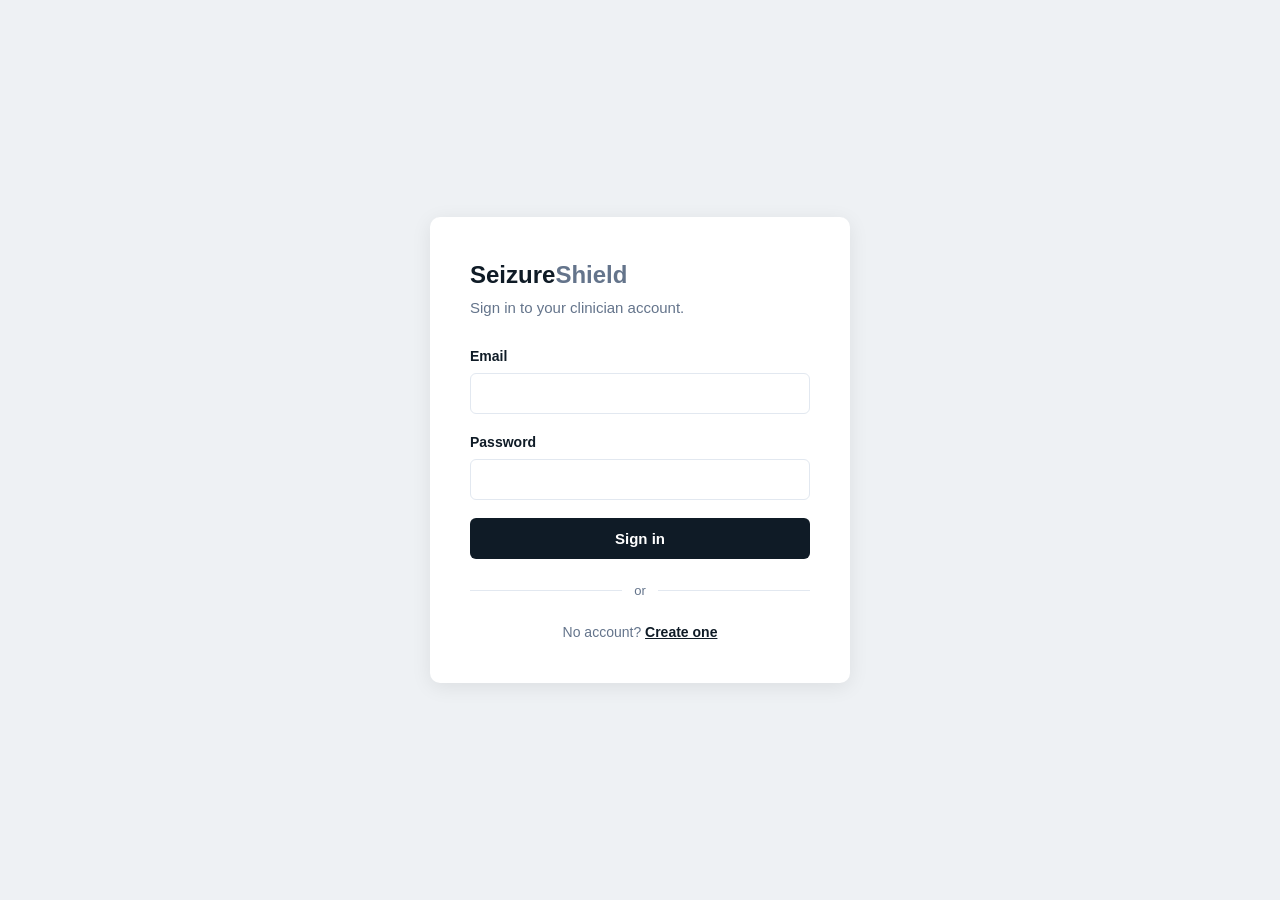
<file: frontend/index.html>
<!DOCTYPE html>
<html lang="en">

<head>
  <meta charset="utf-8">
  <title>SeizureShield</title>
  <script src="js/api.js"></script>
  <script>
    window.location.href = auth.token() ? "dashboard.html" : "login.html";
  </script>
</head>

<body></body>

</html>
</file>
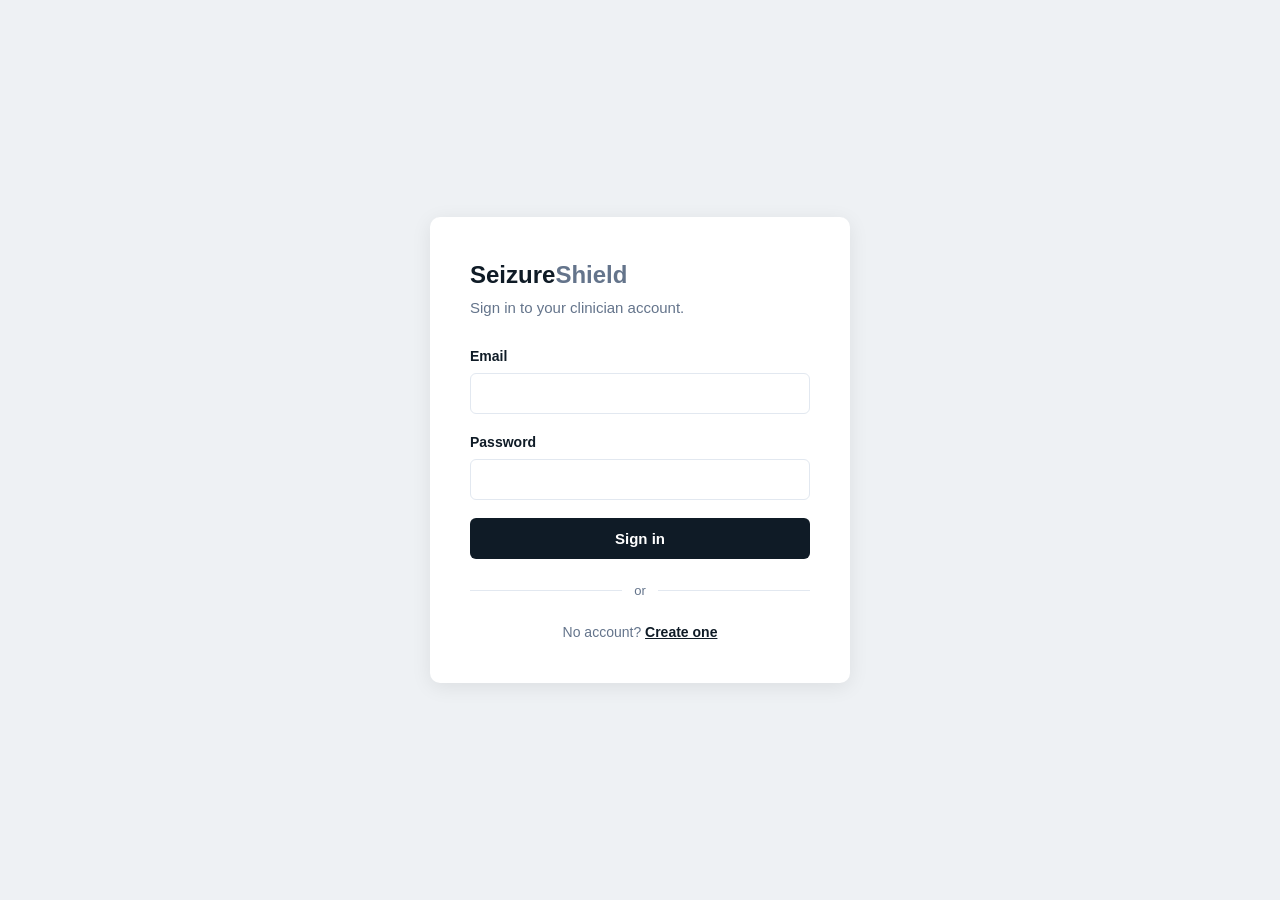
<file: frontend/dashboard.html>
<!DOCTYPE html>
<html lang="en">

<head>
  <meta charset="utf-8">
  <meta name="viewport" content="width=device-width, initial-scale=1">
  <title>Dashboard · SeizureShield</title>
  <link rel="stylesheet" href="css/styles.css">
</head>

<body>
  <div class="layout">
    <div id="sidebar-slot"></div>

    <main class="main">
      <div class="page-head">
        <div>
          <div class="eyebrow">Overview</div>
          <h1 id="doctor-name">&nbsp;</h1>
          <p class="subtitle">Patients assigned to you, and their most recent analysis.</p>
        </div>
        <a href="upload.html" class="btn">Upload EEG</a>
      </div>

      <div class="stats">
        <div class="stat">
          <div class="value" id="stat-patients">–</div>
          <div class="label">Patients under your care</div>
        </div>
        <div class="stat">
          <div class="value warn" id="stat-flagged">–</div>
          <div class="label">Currently flagged preictal</div>
        </div>
        <div class="stat">
          <div class="value" id="stat-analyses">–</div>
          <div class="label">Analyses run</div>
        </div>
      </div>

      <h2 style="font-size:20px;margin-bottom:14px">Patient roster</h2>
      <div class="table-wrap">
        <table>
          <thead>
            <tr>
              <th>Patient</th>
              <th>Age / Sex</th>
              <th>Latest status</th>
              <th>Confidence</th>
              <th>Last analysed</th>
            </tr>
          </thead>
          <tbody id="roster">
            <tr>
              <td colspan="5" class="muted" style="padding:32px;text-align:center">Loading…</td>
            </tr>
          </tbody>
        </table>
      </div>
    </main>
  </div>

  <script src="js/api.js"></script>
  <script src="js/layout.js"></script>
  <script>
    if (initLayout("dashboard")) load();

    async function load() {
      document.getElementById("doctor-name").textContent = auth.doctor()?.name || "Doctor";

      try {
        const [patients, analyses] = await Promise.all([
          api.listPatients(),
          api.listAnalyses(),
        ]);

        // Latest analysis per patient, so the roster shows current state
        const latest = {};
        for (const a of analyses) {          // already newest-first from the API
          if (!latest[a.patientId]) latest[a.patientId] = a;
        }

        document.getElementById("stat-patients").textContent = patients.length;
        document.getElementById("stat-analyses").textContent = analyses.length;
        document.getElementById("stat-flagged").textContent =
          Object.values(latest).filter(a => a.prediction.predictedClass === "preictal").length;

        const body = document.getElementById("roster");
        if (!patients.length) {
          body.innerHTML = `<tr><td colspan="5">
            <div class="empty"><h3>No patients yet</h3>
            <p>Add a patient from the Patients page to start running analyses.</p></div>
          </td></tr>`;
          return;
        }

        body.innerHTML = patients.map(p => {
          const a = latest[p.id];
          return `<tr class="clickable" onclick="location.href='patient-detail.html?id=${p.id}'">
            <td><strong>${p.name}</strong></td>
            <td>${p.age} / ${p.sex}</td>
            <td>${statusBadge(a ? a.prediction.status : null)}</td>
            <td>${a ? (a.prediction.confidence * 100).toFixed(1) + "%" : "—"}</td>
            <td class="muted">${a ? formatDate(a.createdAt) : "—"}</td>
          </tr>`;
        }).join("");
      } catch (e) {
        document.getElementById("roster").innerHTML =
          `<tr><td colspan="5" class="muted" style="padding:32px;text-align:center">${e.message}</td></tr>`;
      }
    }
  </script>
</body>

</html>
</file>
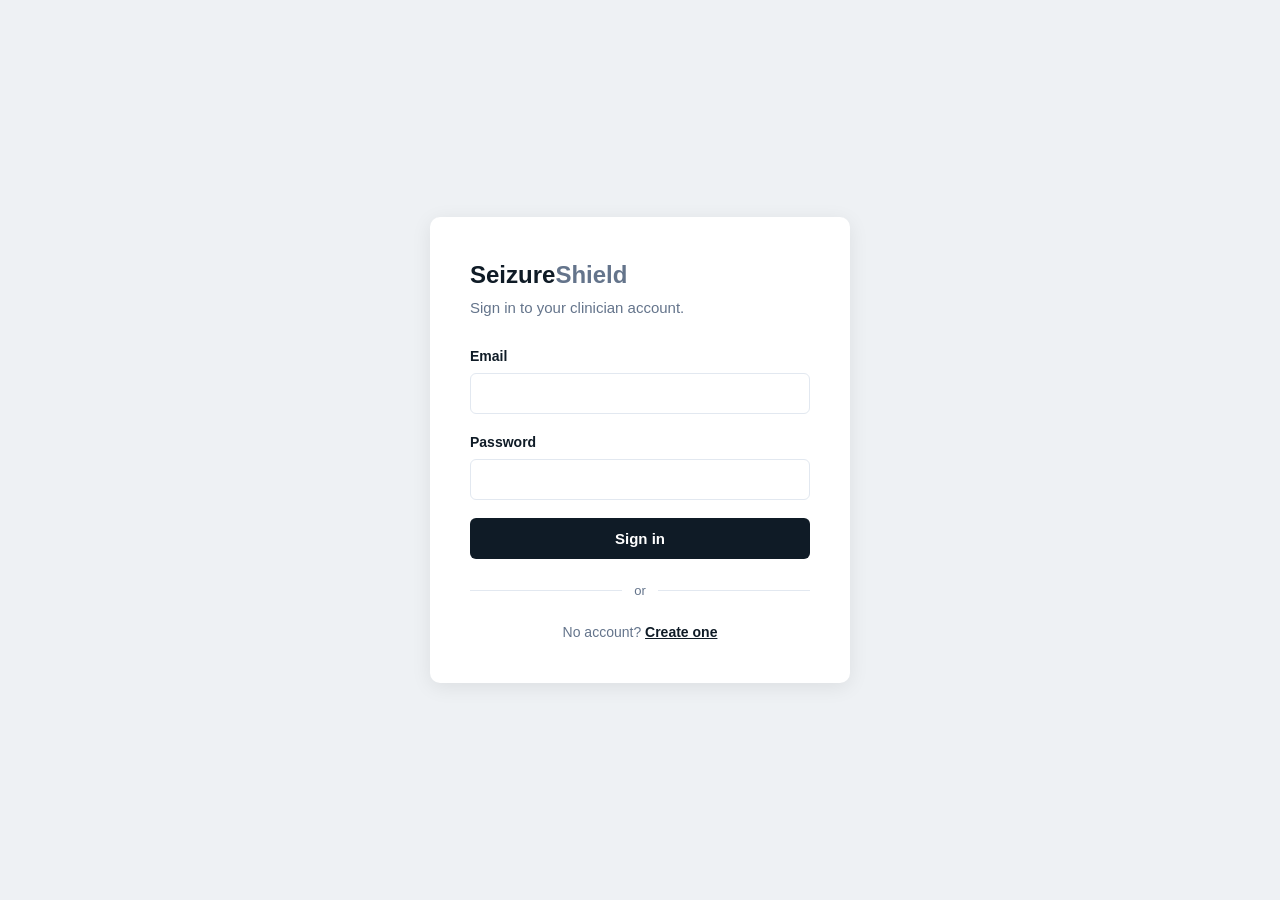
<file: frontend/history.html>
<!DOCTYPE html>
<html lang="en">

<head>
  <meta charset="utf-8">
  <meta name="viewport" content="width=device-width, initial-scale=1">
  <title>History · SeizureShield</title>
  <link rel="stylesheet" href="css/styles.css">
</head>

<body>
  <div class="layout">
    <div id="sidebar-slot"></div>

    <main class="main">
      <div class="page-head">
        <div>
          <div class="eyebrow">Audit trail</div>
          <h1>History</h1>
          <p class="subtitle">Every analysis run on a patient assigned to you, newest first.</p>
        </div>
        <div>
          <label for="filter" style="display:block;font-weight:600;margin-bottom:6px">Show</label>
          <select id="filter" style="padding:11px 14px;border:1px solid #e2e8f0;border-radius:6px;min-width:200px">
            <option value="all">All results</option>
            <option value="preictal">Preictal only</option>
            <option value="interictal">Interictal only</option>
          </select>
        </div>
      </div>

      <div class="table-wrap">
        <table>
          <thead>
            <tr>
              <th>Date</th>
              <th>Patient</th>
              <th>Result</th>
              <th>Confidence</th>
              <th>Windows</th>
              <th>File</th>
            </tr>
          </thead>
          <tbody id="list">
            <tr>
              <td colspan="6" class="muted" style="padding:32px;text-align:center">Loading…</td>
            </tr>
          </tbody>
        </table>
      </div>
    </main>
  </div>

  <script src="js/api.js"></script>
  <script src="js/layout.js"></script>
  <script>
    let all = [];
    if (initLayout("history")) load();

    async function load() {
      try {
        all = await api.listAnalyses();
        render();
      } catch (e) {
        document.getElementById("list").innerHTML =
          `<tr><td colspan="6" class="muted" style="padding:32px;text-align:center">${e.message}</td></tr>`;
      }
    }

    function render() {
      const filter = document.getElementById("filter").value;
      const rows = filter === "all"
        ? all
        : all.filter(a => a.prediction.predictedClass === filter);

      const body = document.getElementById("list");
      if (!rows.length) {
        body.innerHTML = `<tr><td colspan="6">
          <div class="empty"><h3>Nothing to show</h3>
          <p>No analyses match this filter.</p></div>
        </td></tr>`;
        return;
      }

      body.innerHTML = rows.map(a => `
        <tr class="clickable" onclick="location.href='result.html?id=${a.id}'">
          <td class="muted">${formatDate(a.createdAt)}</td>
          <td><strong>${a.patientName}</strong></td>
          <td>${statusBadge(a.prediction.status)}</td>
          <td>${(a.prediction.confidence * 100).toFixed(1)}%</td>
          <td>${a.windowsAnalysed}</td>
          <td class="muted">${a.csvFileName}</td>
        </tr>`).join("");
    }

    document.getElementById("filter").onchange = render;
  </script>
</body>

</html>
</file>
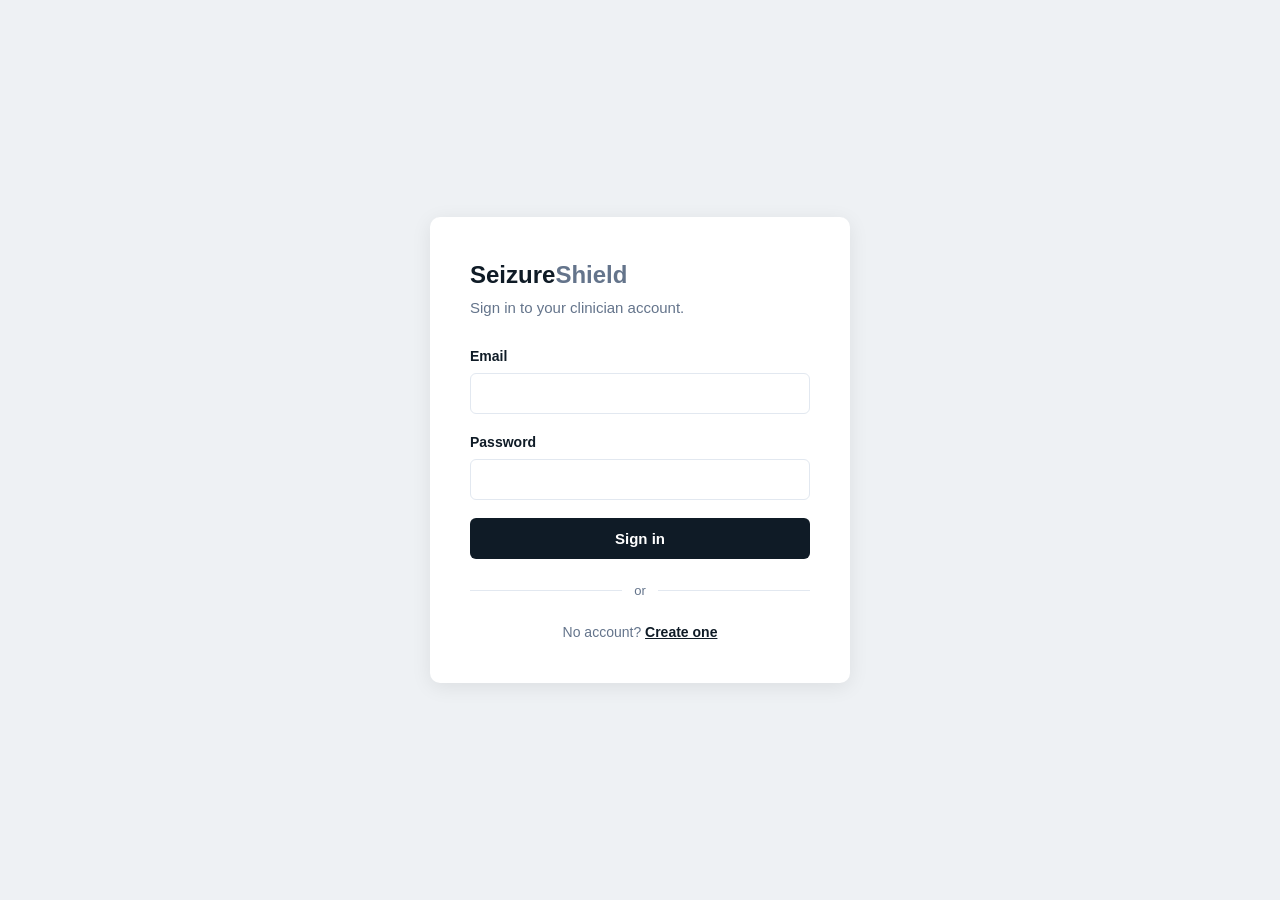
<file: frontend/login.html>
<!DOCTYPE html>
<html lang="en">

<head>
  <meta charset="utf-8">
  <meta name="viewport" content="width=device-width, initial-scale=1">
  <title>Sign in · SeizureShield</title>
  <link rel="stylesheet" href="css/styles.css">
  <!-- Google block 1 of 2 -->
  <script src="https://accounts.google.com/gsi/client" async defer></script>
</head>

<body>
  <div class="auth-wrap">
    <div class="auth-box">
      <div class="logo">Seizure<span>Shield</span></div>
      <p class="tag">Sign in to your clinician account.</p>

      <div id="error" class="alert error hidden"></div>

      <div class="field">
        <label for="email">Email</label>
        <input type="email" id="email" autocomplete="email">
      </div>
      <div class="field">
        <label for="password">Password</label>
        <input type="password" id="password" autocomplete="current-password">
      </div>

      <button class="btn" style="width:100%" id="submit">Sign in</button>

      <!-- Google block 2 of 2 -->
      <div class="divider">or</div>
      <div id="g_id_onload" data-client_id="573188191346-dj4uvl3an6eurad7u50rhbjdc9l8sflq.apps.googleusercontent.com"
        data-callback="handleGoogleLogin" data-auto_prompt="false"></div>
      <div class="g_id_signin" data-type="standard" data-width="340" data-text="signin_with" data-shape="rectangular">
      </div>

      <p class="auth-foot">No account? <a href="signup.html">Create one</a></p>
    </div>
  </div>

  <script src="js/api.js"></script>
  <script>
    const errorBox = document.getElementById("error");

    function showError(message) {
      errorBox.textContent = message;
      errorBox.classList.remove("hidden");
    }

    async function doLogin() {
      errorBox.classList.add("hidden");
      const btn = document.getElementById("submit");
      btn.disabled = true;
      try {
        const data = await api.login({
          email: document.getElementById("email").value.trim(),
          password: document.getElementById("password").value,
        });
        auth.save(data.access_token, data.doctor);
        window.location.href = "dashboard.html";
      } catch (e) {
        showError(e.message);
        btn.disabled = false;
      }
    }

    async function handleGoogleLogin(response) {
      try {
        const data = await api.google(response.credential);
        auth.save(data.access_token, data.doctor);
        window.location.href = "dashboard.html";
      } catch (e) {
        showError(e.message);
      }
    }

    document.getElementById("submit").onclick = doLogin;
    document.getElementById("password").addEventListener("keydown", e => {
      if (e.key === "Enter") doLogin();
    });

    // Already signed in? Skip the form.
    if (auth.token()) window.location.href = "dashboard.html";
  </script>
</body>

</html>
</file>
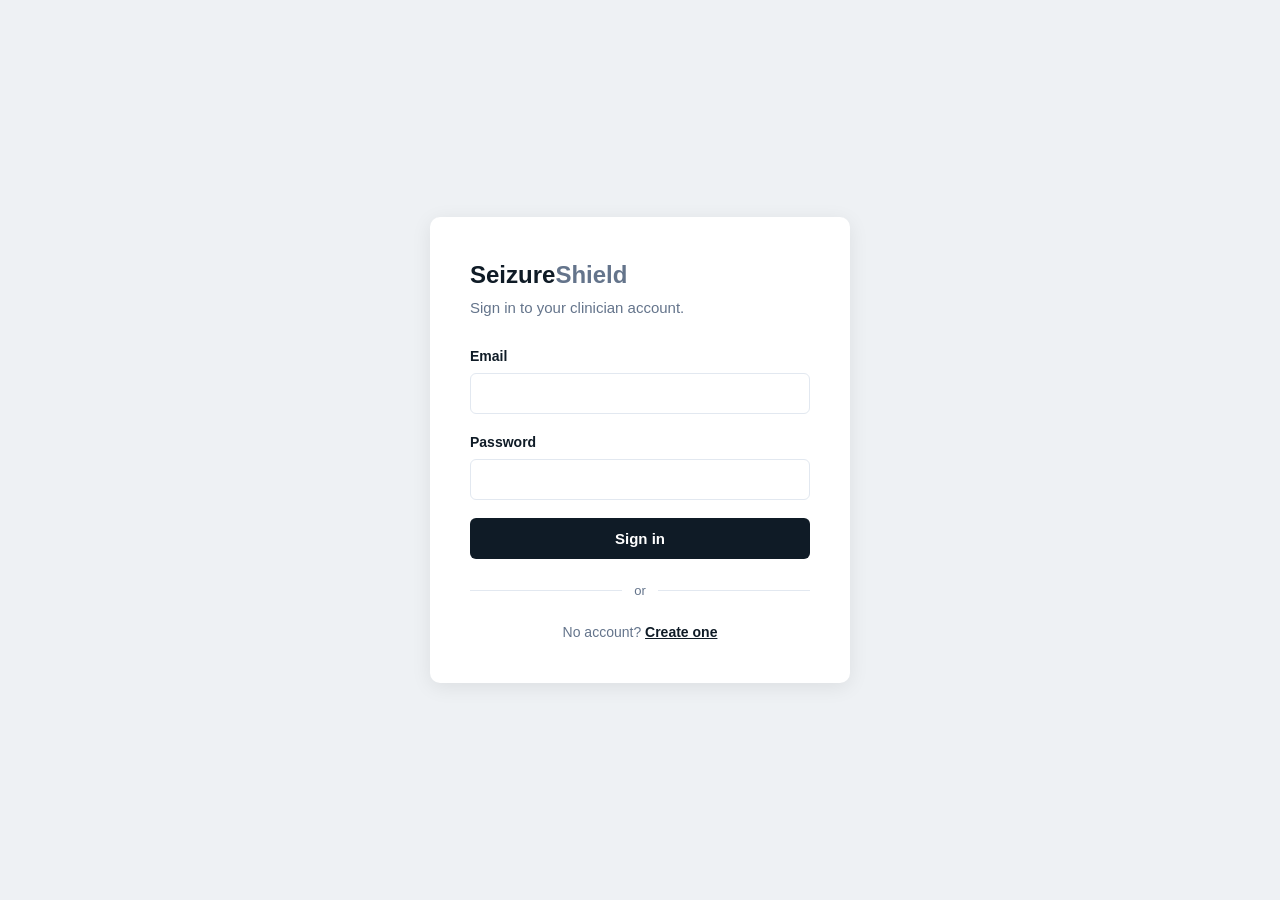
<file: frontend/patient-detail.html>
<!DOCTYPE html>
<html lang="en">

<head>
  <meta charset="utf-8">
  <meta name="viewport" content="width=device-width, initial-scale=1">
  <title>Patient · SeizureShield</title>
  <link rel="stylesheet" href="css/styles.css">
</head>

<body>
  <div class="layout">
    <div id="sidebar-slot"></div>

    <main class="main">
      <div class="page-head">
        <div>
          <div class="eyebrow">Patient record</div>
          <h1 id="name">Loading…</h1>
          <p class="subtitle" id="meta">&nbsp;</p>
        </div>
        <a class="btn" id="upload-link" href="#">Upload EEG</a>
      </div>

      <div id="error" class="alert error hidden"></div>

      <h2 style="font-size:20px;margin-bottom:14px">Analysis history</h2>
      <div class="table-wrap">
        <table>
          <thead>
            <tr>
              <th>Date</th>
              <th>Result</th>
              <th>Confidence</th>
              <th>Windows</th>
              <th>File</th>
            </tr>
          </thead>
          <tbody id="list">
            <tr>
              <td colspan="5" class="muted" style="padding:32px;text-align:center">Loading…</td>
            </tr>
          </tbody>
        </table>
      </div>

      <p style="margin-top:24px">
        <button class="btn secondary" id="delete">Delete patient</button>
      </p>
    </main>
  </div>

  <script src="js/api.js"></script>
  <script src="js/layout.js"></script>
  <script>
    const id = new URLSearchParams(location.search).get("id");
    if (initLayout("patients")) load();

    async function load() {
      if (!id) return showError("No patient specified.");
      document.getElementById("upload-link").href = `upload.html?patient=${id}`;

      try {
        const [p, analyses] = await Promise.all([
          api.getPatient(id),
          api.listAnalyses(id),
        ]);

        document.getElementById("name").textContent = p.name;
        document.getElementById("meta").textContent =
          `${p.age} years · ${p.sex} · ${p.city} · ${p.analysesCount} analyses`;

        const body = document.getElementById("list");
        if (!analyses.length) {
          body.innerHTML = `<tr><td colspan="5">
            <div class="empty"><h3>No analyses yet</h3>
            <p>Upload an EEG recording to run the model.</p></div>
          </td></tr>`;
          return;
        }
        body.innerHTML = analyses.map(a => `
          <tr class="clickable" onclick="location.href='result.html?id=${a.id}'">
            <td class="muted">${formatDate(a.createdAt)}</td>
            <td>${statusBadge(a.prediction.status)}</td>
            <td>${(a.prediction.confidence * 100).toFixed(1)}%</td>
            <td>${a.windowsAnalysed}</td>
            <td class="muted">${a.csvFileName}</td>
          </tr>`).join("");
      } catch (e) {
        showError(e.message);
      }
    }

    document.getElementById("delete").onclick = async () => {
      if (!confirm("Delete this patient and all their analyses? This cannot be undone.")) return;
      try {
        await api.deletePatient(id);
        window.location.href = "patients.html";
      } catch (e) { showError(e.message); }
    };

    function showError(message) {
      const box = document.getElementById("error");
      box.textContent = message;
      box.classList.remove("hidden");
    }
  </script>
</body>

</html>
</file>
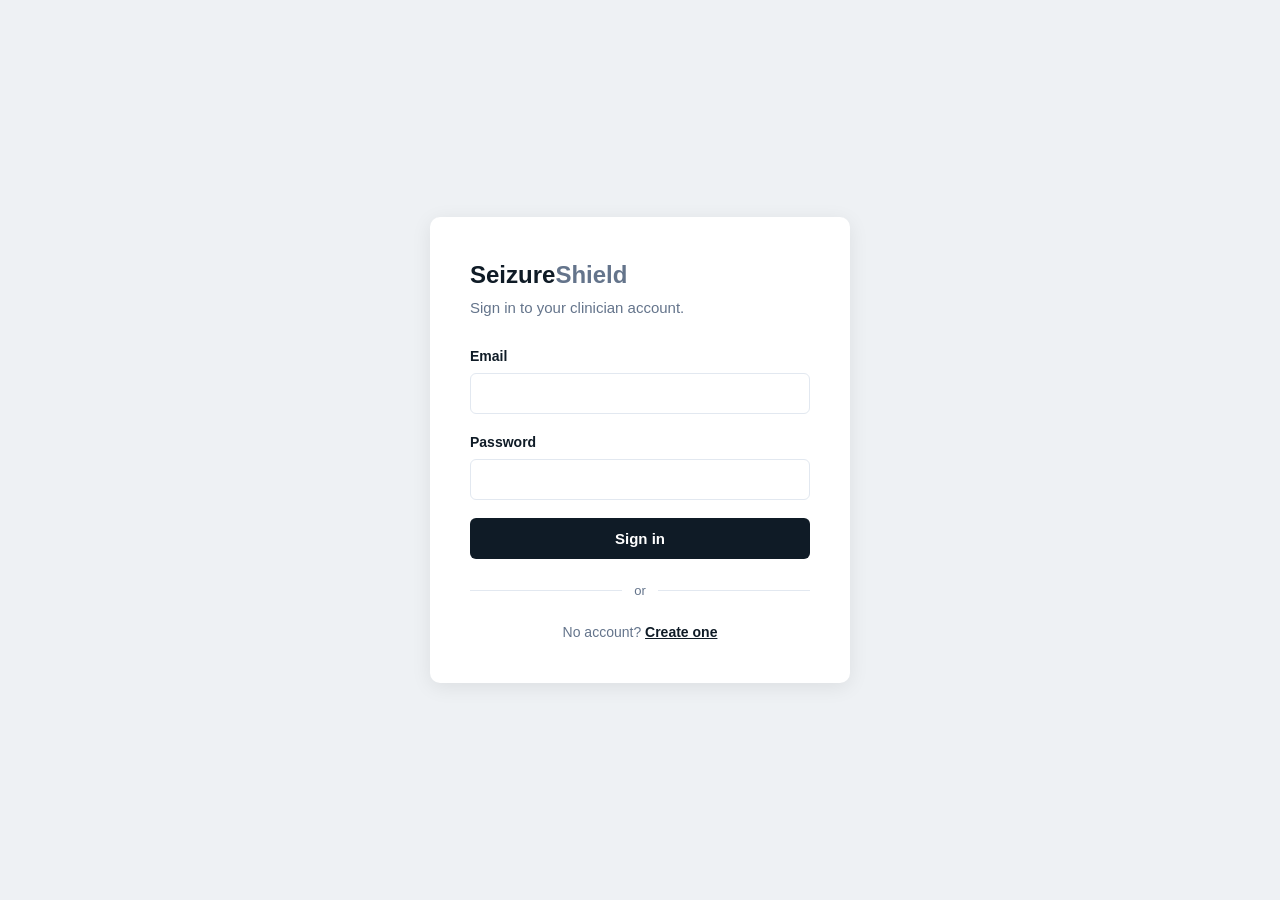
<file: frontend/patients.html>
<!DOCTYPE html>
<html lang="en">

<head>
  <meta charset="utf-8">
  <meta name="viewport" content="width=device-width, initial-scale=1">
  <title>Patients · SeizureShield</title>
  <link rel="stylesheet" href="css/styles.css">
</head>

<body>
  <div class="layout">
    <div id="sidebar-slot"></div>

    <main class="main">
      <div class="page-head">
        <div>
          <div class="eyebrow">Care list</div>
          <h1>Patients</h1>
          <p class="subtitle">Only the patients assigned to you are listed here.</p>
        </div>
        <button class="btn" onclick="openModal()">Add patient</button>
      </div>

      <div class="table-wrap">
        <table>
          <thead>
            <tr>
              <th>Patient</th>
              <th>Age</th>
              <th>Sex</th>
              <th>City</th>
              <th>Latest status</th>
              <th>Analyses</th>
            </tr>
          </thead>
          <tbody id="list">
            <tr>
              <td colspan="6" class="muted" style="padding:32px;text-align:center">Loading…</td>
            </tr>
          </tbody>
        </table>
      </div>
    </main>
  </div>

  <!-- Add patient modal -->
  <div class="modal-bg" id="modal">
    <div class="modal">
      <h2>Add patient</h2>
      <div id="modal-error" class="alert error hidden"></div>

      <div class="field">
        <label for="p-name">Full name</label>
        <input type="text" id="p-name">
      </div>
      <div class="row">
        <div class="field">
          <label for="p-age">Age</label>
          <input type="number" id="p-age" min="0" max="120">
        </div>
        <div class="field">
          <label for="p-sex">Sex</label>
          <select id="p-sex">
            <option value="M">Male</option>
            <option value="F">Female</option>
            <option value="Other">Other</option>
          </select>
        </div>
      </div>
      <div class="field">
        <label for="p-city">City</label>
        <input type="text" id="p-city">
      </div>

      <div class="modal-actions">
        <button class="btn secondary" onclick="closeModal()">Cancel</button>
        <button class="btn" id="save">Save patient</button>
      </div>
    </div>
  </div>

  <script src="js/api.js"></script>
  <script src="js/layout.js"></script>
  <script>
    if (initLayout("patients")) load();

    async function load() {
      const body = document.getElementById("list");
      try {
        const patients = await api.listPatients();
        if (!patients.length) {
          body.innerHTML = `<tr><td colspan="6">
            <div class="empty"><h3>No patients yet</h3>
            <p>Add your first patient to start uploading recordings.</p></div>
          </td></tr>`;
          return;
        }
        body.innerHTML = patients.map(p => `
          <tr class="clickable" onclick="location.href='patient-detail.html?id=${p.id}'">
            <td><strong>${p.name}</strong></td>
            <td>${p.age}</td><td>${p.sex}</td><td>${p.city}</td>
            <td>${statusBadge(p.latestStatus)}</td>
            <td>${p.analysesCount}</td>
          </tr>`).join("");
      } catch (e) {
        body.innerHTML = `<tr><td colspan="6" class="muted" style="padding:32px;text-align:center">${e.message}</td></tr>`;
      }
    }

    const modal = document.getElementById("modal");
    const modalError = document.getElementById("modal-error");

    function openModal() { modal.classList.add("open"); }
    function closeModal() {
      modal.classList.remove("open");
      modalError.classList.add("hidden");
    }

    document.getElementById("save").onclick = async () => {
      modalError.classList.add("hidden");
      const btn = document.getElementById("save");
      btn.disabled = true;
      try {
        await api.createPatient({
          name: document.getElementById("p-name").value.trim(),
          age: parseInt(document.getElementById("p-age").value, 10),
          sex: document.getElementById("p-sex").value,
          city: document.getElementById("p-city").value.trim(),
        });
        closeModal();
        document.getElementById("p-name").value = "";
        document.getElementById("p-age").value = "";
        document.getElementById("p-city").value = "";
        load();
      } catch (e) {
        modalError.textContent = e.message;
        modalError.classList.remove("hidden");
      } finally {
        btn.disabled = false;
      }
    };
  </script>
</body>

</html>
</file>
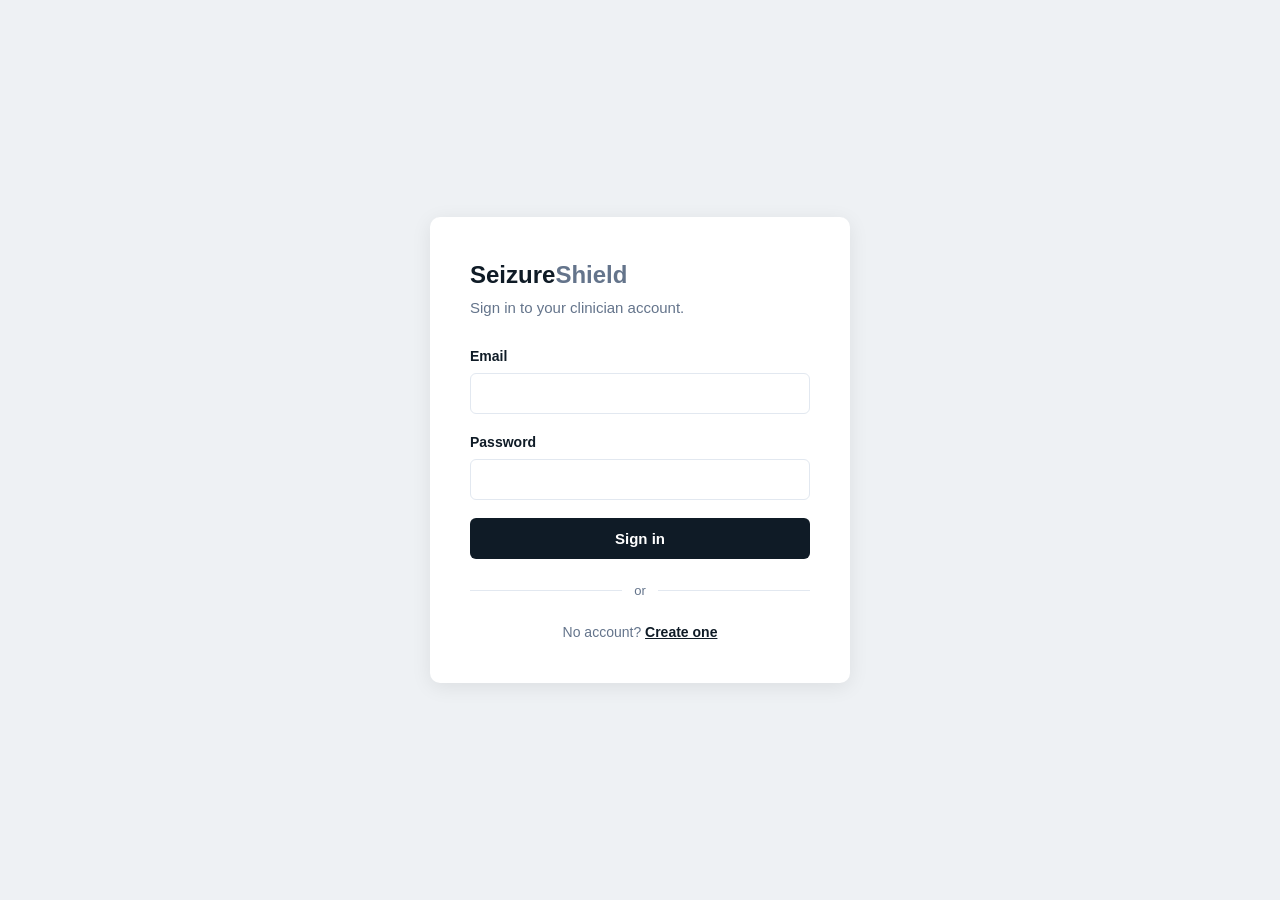
<file: frontend/result.html>
<!DOCTYPE html>
<html lang="en">

<head>
  <meta charset="utf-8">
  <meta name="viewport" content="width=device-width, initial-scale=1">
  <title>Analysis result · SeizureShield</title>
  <link rel="stylesheet" href="css/styles.css">
</head>

<body>
  <div class="layout">
    <div id="sidebar-slot"></div>

    <main class="main">
      <div class="eyebrow">Analysis result</div>
      <h1 id="title">Loading…</h1>
      <p class="subtitle" id="subtitle">&nbsp;</p>

      <div id="error" class="alert error hidden"></div>
      <div id="content" class="hidden">

        <!-- ============ MODEL PREDICTION ============ -->
        <div class="section-label">Model prediction</div>
        <div class="verdict" id="verdict">
          <div>
            <div class="headline" id="verdict-class"></div>
            <div class="meta" id="verdict-meta"></div>
          </div>
          <div class="conf">
            <div class="num" id="verdict-conf"></div>
            <div class="meta">confidence</div>
          </div>
        </div>

        <div class="card">
          <div class="kv">
            <div>
              <div class="k">Patient</div>
              <div class="v" id="kv-patient"></div>
            </div>
            <div>
              <div class="k">File</div>
              <div class="v" id="kv-file"></div>
            </div>
            <div>
              <div class="k">Windows analysed</div>
              <div class="v" id="kv-windows"></div>
            </div>
            <div>
              <div class="k">Decision threshold</div>
              <div class="v" id="kv-thr"></div>
            </div>
          </div>
        </div>

        <!-- ============ MODEL EXPLANATION ============ -->
        <div class="section-label">Model explanation</div>

        <div class="card">
          <h2>What influenced this prediction</h2>
          <p id="xai-summary" style="margin-bottom:18px"></p>
          <div class="chips" id="xai-chips"></div>
          <p class="muted" style="margin-top:16px;font-size:14px">
            Method: <span id="xai-method"></span> ·
            <!-- Baseline: <span id="xai-baseline"></span> ·
            Convergence delta: <span id="xai-delta"></span> -->
          </p>
        </div>

        <div class="card">
          <h2>Channel importance</h2>
          <p class="muted" style="font-size:14px;margin-bottom:16px">
            How much each electrode pair contributed, relative to the strongest.
          </p>
          <canvas id="chart-channels"></canvas>
        </div>

        <div class="card">
          <h2>Importance over time</h2>
          <p class="muted" style="font-size:14px;margin-bottom:16px">
            Shaded bands mark the periods that most influenced the decision.
          </p>
          <canvas id="chart-time"></canvas>
          <div id="regions" style="margin-top:16px"></div>
        </div>

        <div class="card">
          <h2>Attribution heatmap</h2>
          <p class="muted" style="font-size:14px;margin-bottom:16px">
            Every channel across the recording window. Darker means more influential.
          </p>
          <canvas id="chart-heatmap"></canvas>
          <div class="legend"><span>Low</span>
            <div class="scale"></div><span>High</span>
          </div>
<!-- 
          <details class="raw">
            <summary>Show raw attribution values</summary>
            <pre id="raw-json"></pre>
          </details> -->
        </div>

        <div class="disclaimer">
          This visualization explains the AI model's prediction and does not replace
          clinical interpretation by a qualified medical professional.
        </div>
      </div>
    </main>
  </div>

  <script src="js/api.js"></script>
  <script src="js/layout.js"></script>
  <script src="js/charts.js"></script>
  <script>
    if (initLayout("history")) load();

    async function load() {
      const id = new URLSearchParams(location.search).get("id");
      if (!id) return fail("No analysis specified.");

      try {
        const a = await api.getAnalysis(id);
        render(a);
      } catch (e) {
        fail(e.message);
      }
    }

    function fail(message) {
      document.getElementById("title").textContent = "Analysis";
      const box = document.getElementById("error");
      box.textContent = message;
      box.classList.remove("hidden");
    }

    function render(a) {
      const p = a.prediction;
      const x = a.explainability;

      document.getElementById("title").textContent = a.patientName;
      document.getElementById("subtitle").textContent = formatDate(a.createdAt);

      // ---- prediction ----
      const cls = p.predictedClass;
      document.getElementById("verdict").classList.add(cls);
      const headline = document.getElementById("verdict-class");
      headline.textContent = p.status;
      headline.classList.add(cls);
      document.getElementById("verdict-meta").textContent =
        `Classified as ${cls} · P(preictal) = ${p.probability.toFixed(3)}`;
      document.getElementById("verdict-conf").textContent =
        (p.confidence * 100).toFixed(1) + "%";

      document.getElementById("kv-patient").textContent = a.patientName;
      document.getElementById("kv-file").textContent = a.csvFileName;
      document.getElementById("kv-windows").textContent = a.windowsAnalysed;
      document.getElementById("kv-thr").textContent = p.threshold;

      document.getElementById("content").classList.remove("hidden");

      // ---- explainability (older analyses may not have it) ----
      if (!x) {
        document.querySelectorAll(".section-label")[1].textContent =
          "Model explanation — not available for this analysis";
        return;
      }

      document.getElementById("xai-summary").textContent = x.summary;
      document.getElementById("xai-chips").innerHTML =
        x.topChannels.map(c => `<span class="chip">${c}</span>`).join("");
      document.getElementById("xai-method").textContent = x.method;
      // document.getElementById("xai-baseline").textContent = x.baseline;
      // document.getElementById("xai-delta").textContent = x.convergenceDelta;

      drawChannelBars("chart-channels", x.channelImportance, x.topChannels);
      drawTimeChart("chart-time", x.timeImportance, x.importantTimeRegions);
      drawHeatmap("chart-heatmap", x.heatmap, x.channels);

      document.getElementById("regions").innerHTML = x.importantTimeRegions.map(r => `
        <div style="display:flex;gap:14px;align-items:center;padding:8px 0;border-top:1px solid #e2e8f0">
          <strong>${r.startSec}s – ${r.endSec}s</strong>
          <span class="muted">timesteps ${r.start}–${r.end}</span>
          <span style="margin-left:auto" class="muted">importance ${r.importance}</span>
        </div>`).join("");

      // document.getElementById("raw-json").textContent =
      //   JSON.stringify({
      //     channelImportance: x.channelImportance,
      //     importantTimeRegions: x.importantTimeRegions
      //   }, null, 2);
    }
  </script>
</body>

</html>
</file>
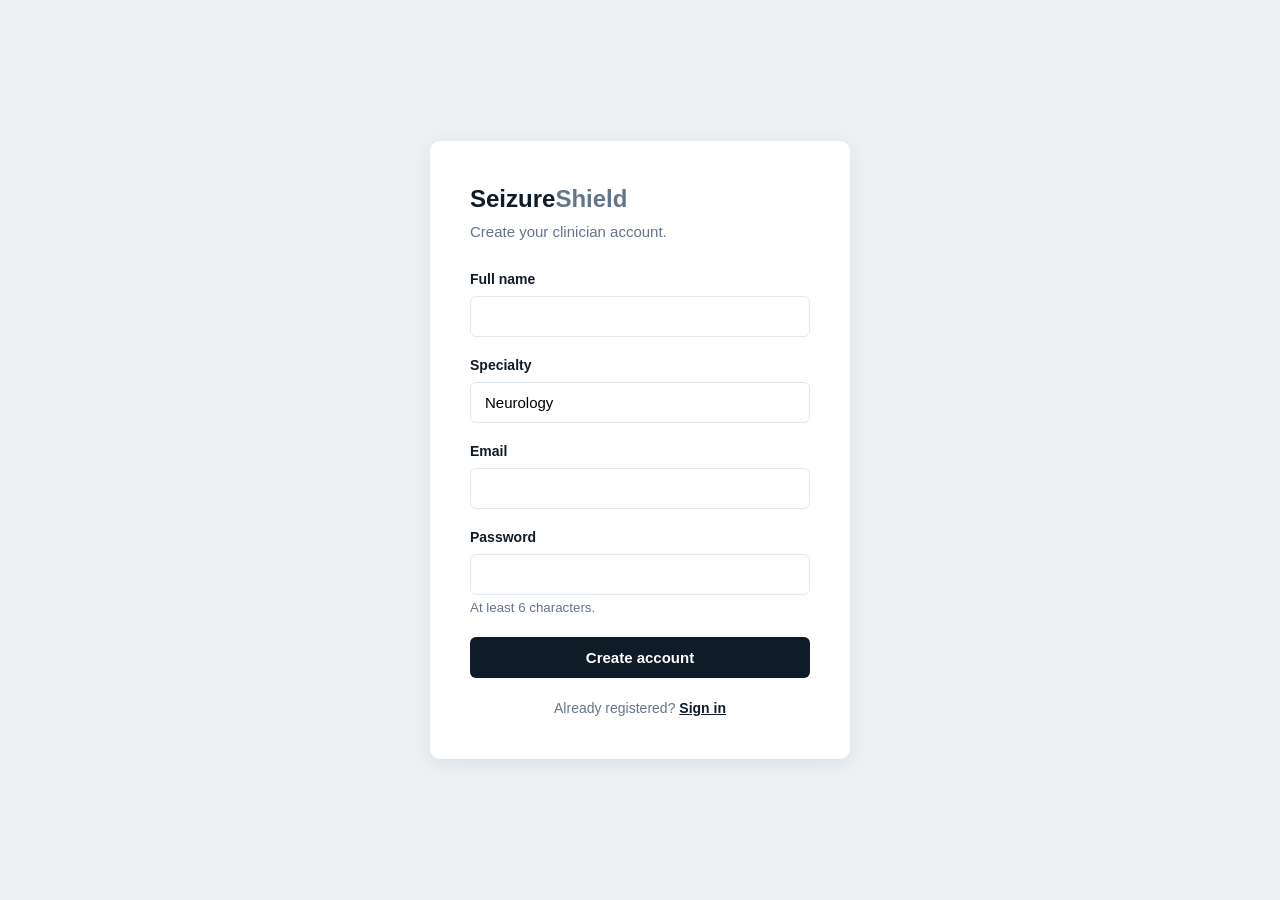
<file: frontend/signup.html>
<!DOCTYPE html>
<html lang="en">

<head>
  <meta charset="utf-8">
  <meta name="viewport" content="width=device-width, initial-scale=1">
  <title>Create account · SeizureShield</title>
  <link rel="stylesheet" href="css/styles.css">
</head>

<body>
  <div class="auth-wrap">
    <div class="auth-box">
      <div class="logo">Seizure<span>Shield</span></div>
      <p class="tag">Create your clinician account.</p>

      <div id="error" class="alert error hidden"></div>

      <div class="field">
        <label for="name">Full name</label>
        <input type="text" id="name">
      </div>
      <div class="field">
        <label for="specialty">Specialty</label>
        <input type="text" id="specialty" value="Neurology">
      </div>
      <div class="field">
        <label for="email">Email</label>
        <input type="email" id="email" autocomplete="email">
      </div>
      <div class="field">
        <label for="password">Password</label>
        <input type="password" id="password" autocomplete="new-password">
        <small class="muted">At least 6 characters.</small>
      </div>

      <button class="btn" style="width:100%" id="submit">Create account</button>

      <p class="auth-foot">Already registered? <a href="login.html">Sign in</a></p>
    </div>
  </div>

  <script src="js/api.js"></script>
  <script>
    const errorBox = document.getElementById("error");

    document.getElementById("submit").onclick = async () => {
      errorBox.classList.add("hidden");
      const btn = document.getElementById("submit");
      btn.disabled = true;
      try {
        const data = await api.signup({
          name: document.getElementById("name").value.trim(),
          specialty: document.getElementById("specialty").value.trim() || "Neurology",
          email: document.getElementById("email").value.trim(),
          password: document.getElementById("password").value,
        });
        auth.save(data.access_token, data.doctor);
        window.location.href = "dashboard.html";
      } catch (e) {
        errorBox.textContent = e.message;
        errorBox.classList.remove("hidden");
        btn.disabled = false;
      }
    };
  </script>
</body>

</html>
</file>
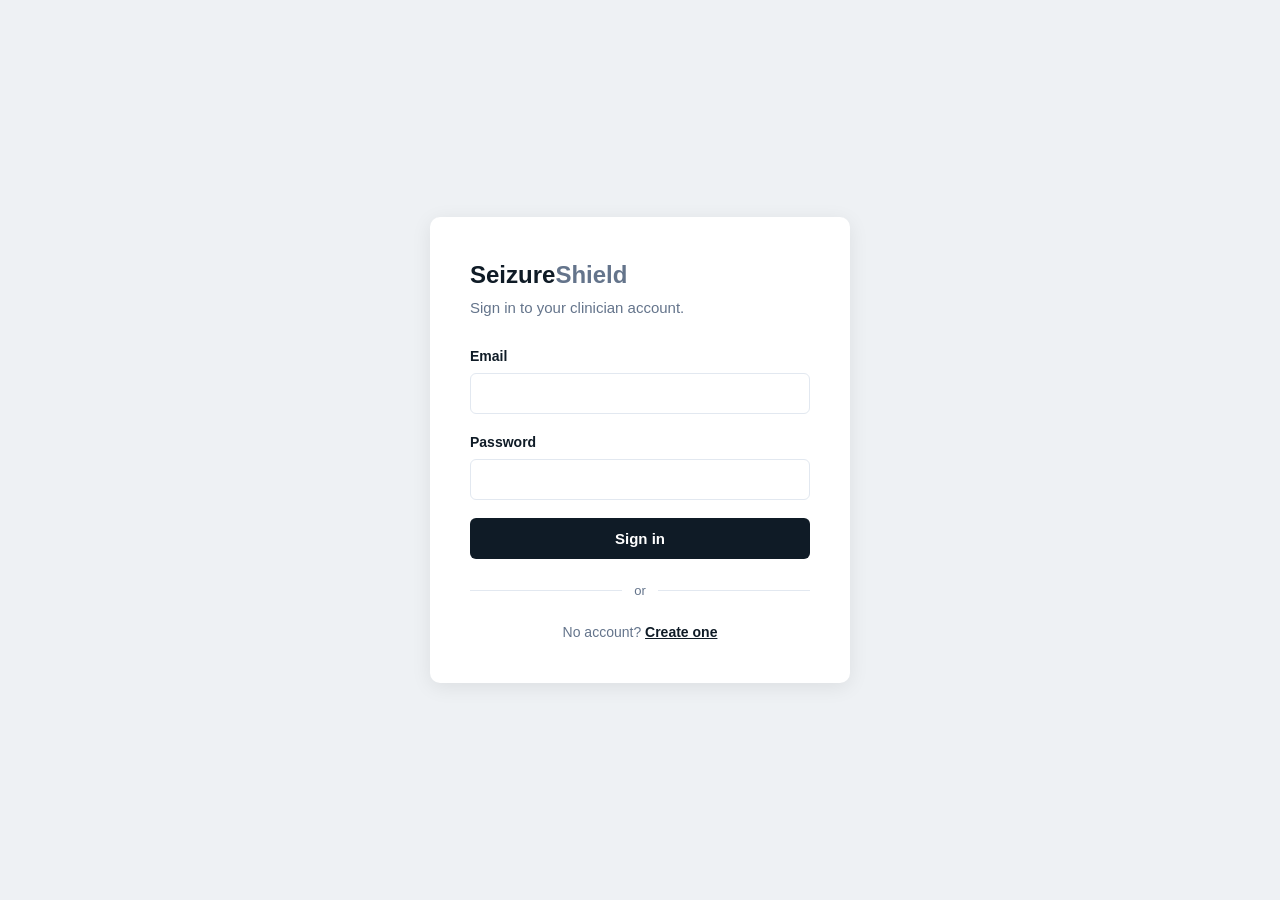
<file: frontend/upload.html>
<!DOCTYPE html>
<html lang="en">

<head>
  <meta charset="utf-8">
  <meta name="viewport" content="width=device-width, initial-scale=1">
  <title>Upload EEG · SeizureShield</title>
  <link rel="stylesheet" href="css/styles.css">
</head>

<body>
  <div class="layout">
    <div id="sidebar-slot"></div>

    <main class="main">
      <div class="eyebrow">New analysis</div>
      <h1>Upload EEG</h1>
      <p class="subtitle">CSV with 23 bipolar channels, 1024 rows per 4-second window.</p>

      <div class="card" style="max-width:560px">
        <div id="error" class="alert error hidden"></div>
        <div id="busy" class="alert info hidden">
          Running the model and computing explainability… this takes a few seconds.
        </div>

        <div class="field">
          <label for="patient">Patient</label>
          <select id="patient">
            <option>Loading…</option>
          </select>
        </div>

        <div class="field">
          <label for="file">EEG CSV file</label>
          <input type="file" id="file" accept=".csv">
        </div>

        <button class="btn" id="run" style="width:100%">Run analysis</button>
      </div>
    </main>
  </div>

  <script src="js/api.js"></script>
  <script src="js/layout.js"></script>
  <script>
    if (initLayout("dashboard")) load();

    const errorBox = document.getElementById("error");
    const busyBox = document.getElementById("busy");

    async function load() {
      const select = document.getElementById("patient");
      try {
        const patients = await api.listPatients();
        if (!patients.length) {
          select.innerHTML = `<option value="">No patients — add one first</option>`;
          return;
        }
        select.innerHTML = patients
          .map(p => `<option value="${p.id}">${p.name} — ${p.age}/${p.sex}</option>`)
          .join("");

        // Preselect if we arrived from a patient page
        const preset = new URLSearchParams(location.search).get("patient");
        if (preset) select.value = preset;
      } catch (e) {
        select.innerHTML = `<option value="">${e.message}</option>`;
      }
    }

    document.getElementById("run").onclick = async () => {
      errorBox.classList.add("hidden");
      const patientId = document.getElementById("patient").value;
      const file = document.getElementById("file").files[0];

      if (!patientId) return showError("Select a patient first.");
      if (!file) return showError("Choose a CSV file.");
      if (!file.name.toLowerCase().endsWith(".csv")) return showError("File must be a .csv");

      const btn = document.getElementById("run");
      btn.disabled = true;
      busyBox.classList.remove("hidden");

      try {
        const result = await api.uploadAnalysis(patientId, file);
        window.location.href = `result.html?id=${result.id}`;
      } catch (e) {
        showError(e.message);
        btn.disabled = false;
        busyBox.classList.add("hidden");
      }
    };

    function showError(message) {
      errorBox.textContent = message;
      errorBox.classList.remove("hidden");
    }
  </script>
</body>

</html>
</file>
<file: frontend/css/styles.css>
/* ---------- SeizureShield — shared styles ---------- */
:root {
  --sidebar: #0f1b26;
  --sidebar-hover: #1b2b39;
  --bg: #eef1f4;
  --card: #ffffff;
  --text: #0f1b26;
  --muted: #64748b;
  --border: #e2e8f0;
  --accent: #0f1b26;
  --danger: #c2410c;
  --success: #15803d;
  --radius: 6px;
}

* {
  box-sizing: border-box;
  margin: 0;
  padding: 0;
}

body {
  font-family: -apple-system, "Segoe UI", Roboto, sans-serif;
  background: var(--bg);
  color: var(--text);
  line-height: 1.5;
}

/* ---------- Layout ---------- */
.layout {
  display: flex;
  min-height: 100vh;
}

.sidebar {
  width: 260px;
  background: var(--sidebar);
  color: #fff;
  display: flex;
  flex-direction: column;
  padding: 24px 0;
  flex-shrink: 0;
}

.sidebar .logo {
  font-size: 20px;
  font-weight: 700;
  padding: 0 24px 28px;
}

.sidebar .logo span {
  color: #94a3b8;
}

.nav a {
  display: block;
  padding: 12px 24px;
  margin: 4px 16px;
  color: #cbd5e1;
  text-decoration: none;
  border-radius: var(--radius);
  font-weight: 500;
}

.nav a:hover {
  background: var(--sidebar-hover);
  color: #fff;
}

.nav a.active {
  background: var(--sidebar-hover);
  color: #fff;
}

.sidebar-footer {
  margin-top: auto;
  padding: 20px 24px 0;
  border-top: 1px solid #24384a;
}

.sidebar-footer .name {
  font-weight: 600;
}

.sidebar-footer .role {
  color: #94a3b8;
  font-size: 14px;
}

.sidebar-footer button {
  margin-top: 16px;
  background: none;
  border: none;
  color: #cbd5e1;
  cursor: pointer;
  font-size: 15px;
  padding: 0;
}

.sidebar-footer button:hover {
  color: #fff;
}

.main {
  flex: 1;
  padding: 40px 48px;
  overflow-x: auto;
}

/* ---------- Page headers ---------- */
.eyebrow {
  font-family: ui-monospace, "Courier New", monospace;
  font-size: 13px;
  letter-spacing: 2px;
  color: var(--muted);
  text-transform: uppercase;
}

h1 {
  font-size: 34px;
  margin: 6px 0 8px;
}

.subtitle {
  color: var(--muted);
  margin-bottom: 28px;
}

.page-head {
  display: flex;
  justify-content: space-between;
  align-items: flex-start;
}

/* ---------- Cards & stats ---------- */
.stats {
  display: grid;
  grid-template-columns: repeat(3, 1fr);
  gap: 20px;
  margin-bottom: 32px;
}

.stat {
  background: var(--card);
  padding: 24px;
  border-radius: var(--radius);
  box-shadow: 0 1px 3px rgba(0, 0, 0, .06);
}

.stat .value {
  font-size: 40px;
  font-weight: 700;
  line-height: 1;
}

.stat .value.warn {
  color: var(--danger);
}

.stat .label {
  color: var(--muted);
  margin-top: 8px;
}

.card {
  background: var(--card);
  border-radius: var(--radius);
  box-shadow: 0 1px 3px rgba(0, 0, 0, .06);
  padding: 24px;
  margin-bottom: 24px;
}

.card h2 {
  font-size: 18px;
  margin-bottom: 16px;
}

/* ---------- Tables ---------- */
.table-wrap {
  background: var(--card);
  border-radius: var(--radius);
  box-shadow: 0 1px 3px rgba(0, 0, 0, .06);
  overflow: hidden;
}

table {
  width: 100%;
  border-collapse: collapse;
}

th {
  text-align: left;
  padding: 16px 20px;
  font-family: ui-monospace, monospace;
  font-size: 12px;
  letter-spacing: 1px;
  text-transform: uppercase;
  color: var(--muted);
  background: #f8fafc;
  border-bottom: 1px solid var(--border);
}

td {
  padding: 16px 20px;
  border-bottom: 1px solid var(--border);
}

tr:last-child td {
  border-bottom: none;
}

tbody tr.clickable:hover {
  background: #f8fafc;
  cursor: pointer;
}

.empty {
  text-align: center;
  padding: 56px 20px;
}

.empty h3 {
  font-size: 18px;
  margin-bottom: 6px;
}

.empty p {
  color: var(--muted);
}

/* ---------- Badges ---------- */
.badge {
  display: inline-block;
  padding: 4px 12px;
  border-radius: 999px;
  font-size: 13px;
  font-weight: 600;
}

.badge.normal {
  background: #dcfce7;
  color: var(--success);
}

.badge.warning {
  background: #ffedd5;
  color: var(--danger);
}

.badge.none {
  background: #f1f5f9;
  color: var(--muted);
}

/* ---------- Buttons & forms ---------- */
.btn {
  background: var(--accent);
  color: #fff;
  border: none;
  padding: 12px 22px;
  border-radius: var(--radius);
  font-size: 15px;
  font-weight: 600;
  cursor: pointer;
  text-decoration: none;
  display: inline-block;
}

.btn:hover {
  background: #1b2b39;
}

.btn:disabled {
  opacity: .6;
  cursor: not-allowed;
}

.btn.secondary {
  background: #fff;
  color: var(--text);
  border: 1px solid var(--border);
}

.field {
  margin-bottom: 18px;
}

.field label {
  display: block;
  font-weight: 600;
  margin-bottom: 6px;
  font-size: 14px;
}

.field input,
.field select {
  width: 100%;
  padding: 11px 14px;
  border: 1px solid var(--border);
  border-radius: var(--radius);
  font-size: 15px;
  font-family: inherit;
  background: #fff;
}

.field input:focus,
.field select:focus {
  outline: 2px solid #94a3b8;
  outline-offset: -1px;
}

.row {
  display: grid;
  grid-template-columns: 1fr 1fr;
  gap: 16px;
}

.alert {
  padding: 12px 16px;
  border-radius: var(--radius);
  margin-bottom: 18px;
  font-size: 14px;
}

.alert.error {
  background: #fef2f2;
  color: #991b1b;
  border: 1px solid #fecaca;
}

.alert.info {
  background: #eff6ff;
  color: #1e40af;
  border: 1px solid #bfdbfe;
}

/* ---------- Auth pages ---------- */
.auth-wrap {
  min-height: 100vh;
  display: flex;
  align-items: center;
  justify-content: center;
  padding: 20px;
}

.auth-box {
  background: var(--card);
  padding: 40px;
  border-radius: 10px;
  box-shadow: 0 4px 20px rgba(0, 0, 0, .08);
  width: 100%;
  max-width: 420px;
}

.auth-box .logo {
  font-size: 24px;
  font-weight: 700;
  margin-bottom: 4px;
}

.auth-box .logo span {
  color: var(--muted);
}

.auth-box .tag {
  color: var(--muted);
  margin-bottom: 26px;
  font-size: 15px;
}

.auth-foot {
  text-align: center;
  margin-top: 20px;
  color: var(--muted);
  font-size: 14px;
}

.auth-foot a {
  color: var(--text);
  font-weight: 600;
}

.divider {
  display: flex;
  align-items: center;
  gap: 12px;
  margin: 22px 0;
  color: var(--muted);
  font-size: 13px;
}

.divider::before,
.divider::after {
  content: "";
  flex: 1;
  height: 1px;
  background: var(--border);
}

/* ---------- Modal ---------- */
.modal-bg {
  position: fixed;
  inset: 0;
  background: rgba(15, 27, 38, .5);
  display: none;
  align-items: center;
  justify-content: center;
  padding: 20px;
  z-index: 50;
}

.modal-bg.open {
  display: flex;
}

.modal {
  background: #fff;
  padding: 32px;
  border-radius: 10px;
  width: 100%;
  max-width: 460px;
}

.modal h2 {
  margin-bottom: 20px;
}

.modal-actions {
  display: flex;
  gap: 12px;
  justify-content: flex-end;
  margin-top: 24px;
}

.hidden {
  display: none !important;
}

.muted {
  color: var(--muted);
}

/* ---------- Result page ---------- */
.verdict {
  display: flex;
  align-items: center;
  gap: 28px;
  padding: 28px;
  border-radius: var(--radius);
  background: var(--card);
  box-shadow: 0 1px 3px rgba(0, 0, 0, .06);
  border-left: 6px solid var(--muted);
  margin-bottom: 24px;
}

.verdict.preictal {
  border-left-color: var(--danger);
}

.verdict.interictal {
  border-left-color: var(--success);
}

.verdict .headline {
  font-size: 30px;
  font-weight: 700;
}

.verdict .headline.preictal {
  color: var(--danger);
}

.verdict .headline.interictal {
  color: var(--success);
}

.verdict .meta {
  color: var(--muted);
  margin-top: 4px;
}

.verdict .conf {
  margin-left: auto;
  text-align: right;
}

.verdict .conf .num {
  font-size: 34px;
  font-weight: 700;
}

.section-label {
  font-family: ui-monospace, monospace;
  font-size: 12px;
  letter-spacing: 2px;
  text-transform: uppercase;
  color: var(--muted);
  margin: 32px 0 12px;
}

.kv {
  display: grid;
  grid-template-columns: repeat(4, 1fr);
  gap: 20px;
}

.kv .k {
  color: var(--muted);
  font-size: 13px;
}

.kv .v {
  font-weight: 600;
  margin-top: 2px;
}

.chips {
  display: flex;
  gap: 10px;
  flex-wrap: wrap;
}

.chip {
  background: #0f1b26;
  color: #fff;
  padding: 8px 16px;
  border-radius: 999px;
  font-size: 14px;
  font-weight: 600;
}

.disclaimer {
  background: #fffbeb;
  border: 1px solid #fde68a;
  color: #78350f;
  padding: 14px 18px;
  border-radius: var(--radius);
  font-size: 14px;
  margin-top: 8px;
}

details.raw {
  margin-top: 20px;
}

details.raw summary {
  cursor: pointer;
  color: var(--muted);
  font-size: 14px;
}

details.raw pre {
  background: #0f1b26;
  color: #cbd5e1;
  padding: 16px;
  border-radius: var(--radius);
  overflow: auto;
  max-height: 320px;
  font-size: 12px;
  margin-top: 12px;
}

canvas {
  display: block;
  max-width: 100%;
}

.legend {
  display: flex;
  align-items: center;
  gap: 10px;
  color: var(--muted);
  font-size: 13px;
  margin-top: 10px;
}

.legend .scale {
  width: 140px;
  height: 12px;
  border-radius: 2px;
  background: linear-gradient(to right, #f1f5f9, #94a3b8, #0f1b26);
}
</file>
